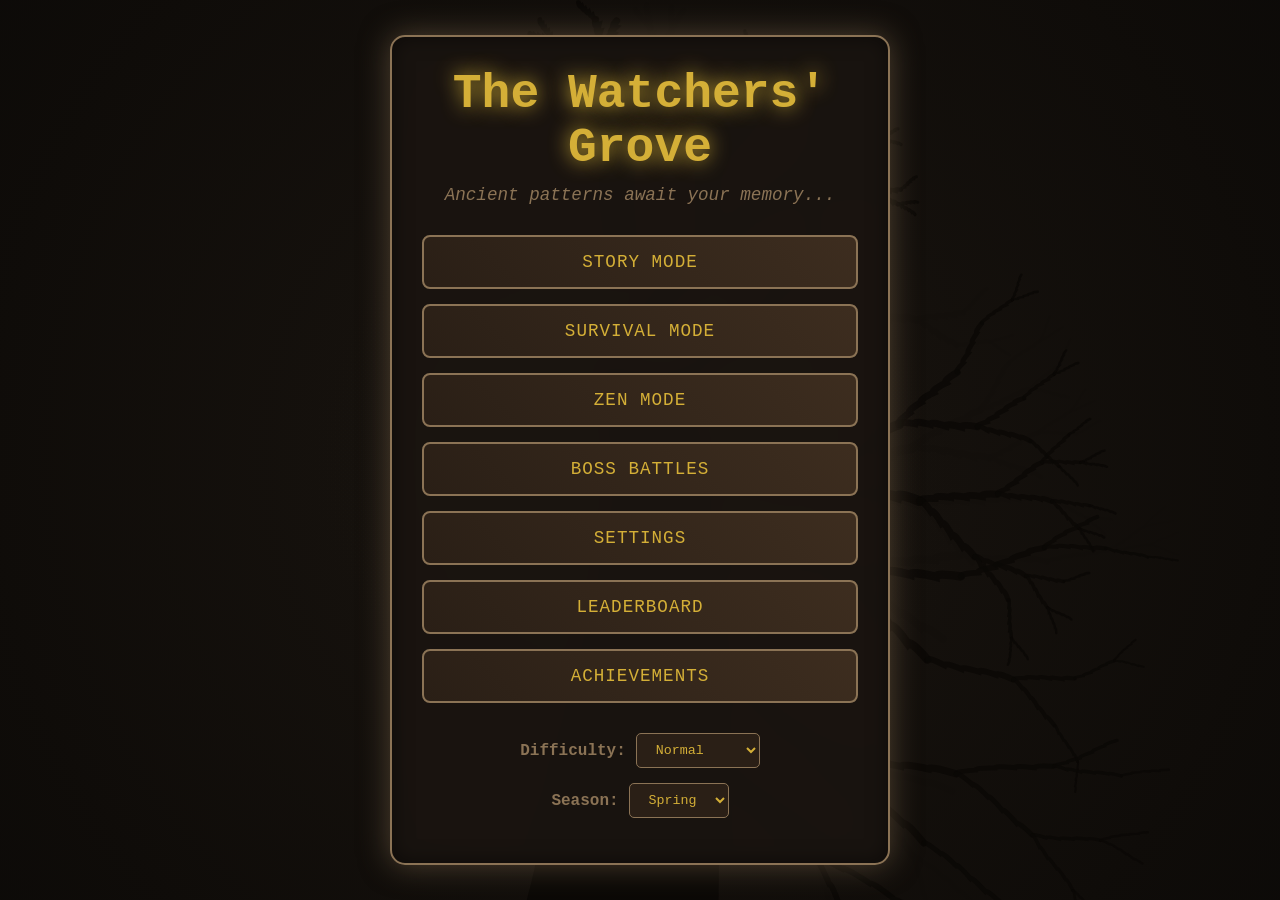
<file: index.html>
<!DOCTYPE html>
<html lang="en">
<head>
    <meta charset="UTF-8">
    <meta name="viewport" content="width=device-width, initial-scale=1.0">
    <title>The Watchers' Grove</title>
    <link rel="stylesheet" href="css/base.css">
    <link rel="stylesheet" href="css/menus.css">
    <link rel="stylesheet" href="css/ui.css">
    <link rel="stylesheet" href="css/game-elements.css">
    <link rel="stylesheet" href="css/effects.css">
    <link rel="stylesheet" href="css/responsive.css">
</head>
<body>
    <!-- Background canvas for atmospheric effects -->
    <canvas id="gameCanvas"></canvas>
    
    <!-- Vision overlay for madness effects -->
    <div class="vision-overlay"></div>
    
    <!-- Main Menu -->
    <div id="mainMenu" class="menu">
        <h1>The Watchers' Grove</h1>
        <p class="tagline">Ancient patterns await your memory...</p>
        
        <div class="menu-buttons">
            <button onclick="game.startGame('story')">Story Mode</button>
            <button onclick="game.startGame('survival')">Survival Mode</button>
            <button onclick="game.startGame('zen')">Zen Mode</button>
            <button onclick="game.startGame('boss')">Boss Battles</button>
            <button onclick="game.showSettingsMenu()">Settings</button>
            <button onclick="game.showLeaderboard()">Leaderboard</button>
            <button onclick="game.showAchievements()">Achievements</button>
        </div>
        
        <div class="difficulty-selector">
            <label>Difficulty:</label>
            <select id="difficultySelect" onchange="game.setDifficulty(this.value)">
                <option value="normal">Normal</option>
                <option value="hard">Hard</option>
                <option value="nightmare">Nightmare</option>
            </select>
        </div>
        
        <div class="season-selector">
            <label>Season:</label>
            <select id="seasonSelect" onchange="game.setSeason(this.value)">
                <option value="spring">Spring</option>
                <option value="summer">Summer</option>
                <option value="autumn">Autumn</option>
                <option value="winter">Winter</option>
            </select>
        </div>
    </div>

    <!-- Game UI -->
    <div id="stats" class="stats-bar">
        <div class="stat-item">
            <label>Sanity</label>
            <div class="stat-bar">
                <div id="sanityBar" class="stat-fill sanity"></div>
            </div>
        </div>
        
        <div class="stat-item">
            <label>Insight</label>
            <div class="stat-bar">
                <div id="insightBar" class="stat-fill insight"></div>
            </div>
        </div>
        
        <div class="stat-item">
            <label>Power</label>
            <div class="stat-bar">
                <div id="powerBar" class="stat-fill power"></div>
            </div>
        </div>
        
        <div class="level-display">
            Level: <span id="levelDisplay">1</span>
        </div>
        
        <div class="score-display">
            Score: <span id="scoreDisplay">0</span>
        </div>
    </div>

    <!-- Power-ups -->
    <div id="powerUps" class="power-ups">
        <button id="slowTime" onclick="game.usePowerUp('slowTime')" title="Slow Time (20 Power)">⏰</button>
        <button id="revealOne" onclick="game.usePowerUp('revealOne')" title="Reveal Next Eye">👁️ (3)</button>
        <button id="skipLevel" onclick="game.usePowerUp('skipLevel')" title="Skip Level">⏭️ (1)</button>
        <button id="sanityBoost" onclick="game.usePowerUp('sanityBoost')" title="Restore Sanity">💊 (2)</button>
        <button id="shield" onclick="game.usePowerUp('shield')" title="Shield (Boss Mode)" style="display: none;">🛡️ (1)</button>
        <button id="multiClick" onclick="game.usePowerUp('multiClick')" title="Multi-Click (Boss Mode)" style="display: none;">✨ (2)</button>
    </div>

    <!-- Combo meter -->
    <div id="comboMeter" class="combo-meter">
        <div class="combo-text">Combo</div>
        <div class="combo-value" id="comboValue">0x</div>
        <div class="combo-bar">
            <div class="combo-fill" id="comboFill"></div>
        </div>
    </div>

    <!-- Streak display -->
    <div id="streakDisplay" class="streak-display" style="display: none;">
        <span class="streak-label">Streak:</span>
        <span id="streakValue" class="streak-value">0</span>
    </div>

    <!-- Boss health bar -->
    <div id="bossHealthBar" class="boss-health-bar" style="display: none;">
        <div class="boss-health-fill" id="bossHealthFill"></div>
    </div>
    <div id="bossName" class="boss-name" style="display: none;"></div>

    <!-- Narrative text -->
    <div id="narrative" class="narrative"></div>

    <!-- Pause Menu -->
    <div id="pauseMenu" class="pause-menu" style="display: none;">
        <div class="pause-content">
            <h2>Game Paused</h2>
            <button onclick="game.togglePause()">Resume</button>
            <button onclick="game.returnToMenu()">Return to Menu</button>
        </div>
    </div>

    <!-- End Game Screen -->
    <div id="endScreen" class="end-screen" style="display: none;">
        <div class="end-content">
            <h2 id="endTitle">Game Over</h2>
            <p id="endMessage">The grove has claimed you...</p>
            <div id="finalScore" class="final-score">Score: 0</div>
            <div id="endStats" class="end-stats"></div>
            <div class="end-buttons">
                <button onclick="game.restartGame()">Play Again</button>
                <button onclick="game.returnToMenu()">Main Menu</button>
            </div>
        </div>
    </div>

    <!-- Settings Menu -->
    <div id="settingsMenu" class="menu" style="display: none;">
        <h2>Settings</h2>
        <div class="settings-content">
            <div class="setting-item">
                <label>Sound Effects:</label>
                <input type="checkbox" id="soundToggle" checked onchange="game.toggleSound()">
            </div>
            <div class="setting-item">
                <label>Master Volume:</label>
                <input type="range" id="volumeSlider" min="0" max="100" value="50" onchange="game.setVolume(this.value)">
            </div>
            <div class="setting-item">
                <label>Auto-save Progress:</label>
                <input type="checkbox" id="autoSaveToggle" checked onchange="game.toggleAutoSave()">
            </div>
        </div>
        <button onclick="game.hideSettingsMenu()">Back</button>
    </div>

    <!-- Leaderboard -->
    <div id="leaderboard" class="menu" style="display: none;">
        <h2>Leaderboard</h2>
        <div id="leaderboardContent" class="leaderboard-content"></div>
        <button onclick="game.hideLeaderboard()">Back</button>
    </div>

    <!-- Achievements -->
    <div id="achievementsMenu" class="menu" style="display: none;">
        <h2>Achievements</h2>
        <div id="achievementsContent" class="achievements-content"></div>
        <button onclick="game.hideAchievements()">Back</button>
    </div>

    <!-- Tutorial Overlay -->
    <div id="tutorialOverlay" class="tutorial-overlay" style="display: none;">
        <div class="tutorial-content">
            <h2>How to Play</h2>
            <div class="tutorial-text">
                <p><strong>The Watchers' Grove</strong> is a memory game where you must repeat patterns shown by the ancient eyes.</p>
                <ul>
                    <li>Watch the eyes light up in sequence</li>
                    <li>Click them in the same order</li>
                    <li>Each level adds a new eye to the pattern</li>
                    <li>Manage your Sanity, Insight, and Power</li>
                    <li>Use power-ups strategically to survive longer</li>
                </ul>
                <p><strong>Game Modes:</strong></p>
                <ul>
                    <li><strong>Story:</strong> Progress through levels with narrative</li>
                    <li><strong>Survival:</strong> How long can you last?</li>
                    <li><strong>Zen:</strong> Relaxed mode with no time pressure</li>
                    <li><strong>Boss:</strong> Face powerful guardians</li>
                </ul>
            </div>
            <button onclick="closeTutorial()">Got it!</button>
        </div>
    </div>

    <!-- Notification System -->
    <div id="notificationContainer" class="notification-container"></div>

    <!-- Load JavaScript files -->
    <script src="js/data.js"></script>
    <script src="js/audio.js"></script>
    <script src="js/effects.js"></script>
    <script src="js/ui.js"></script>
    <script src="js/game.js"></script>
    
    <script>
        // Global functions
        function closeTutorial() {
            document.getElementById('tutorialOverlay').style.display = 'none';
        }

        // Initialize game when page loads
        let game;
        window.addEventListener('load', () => {
            game = new WatchersGroveUltimate();
        });
    </script>
</body>
</html>
</file>
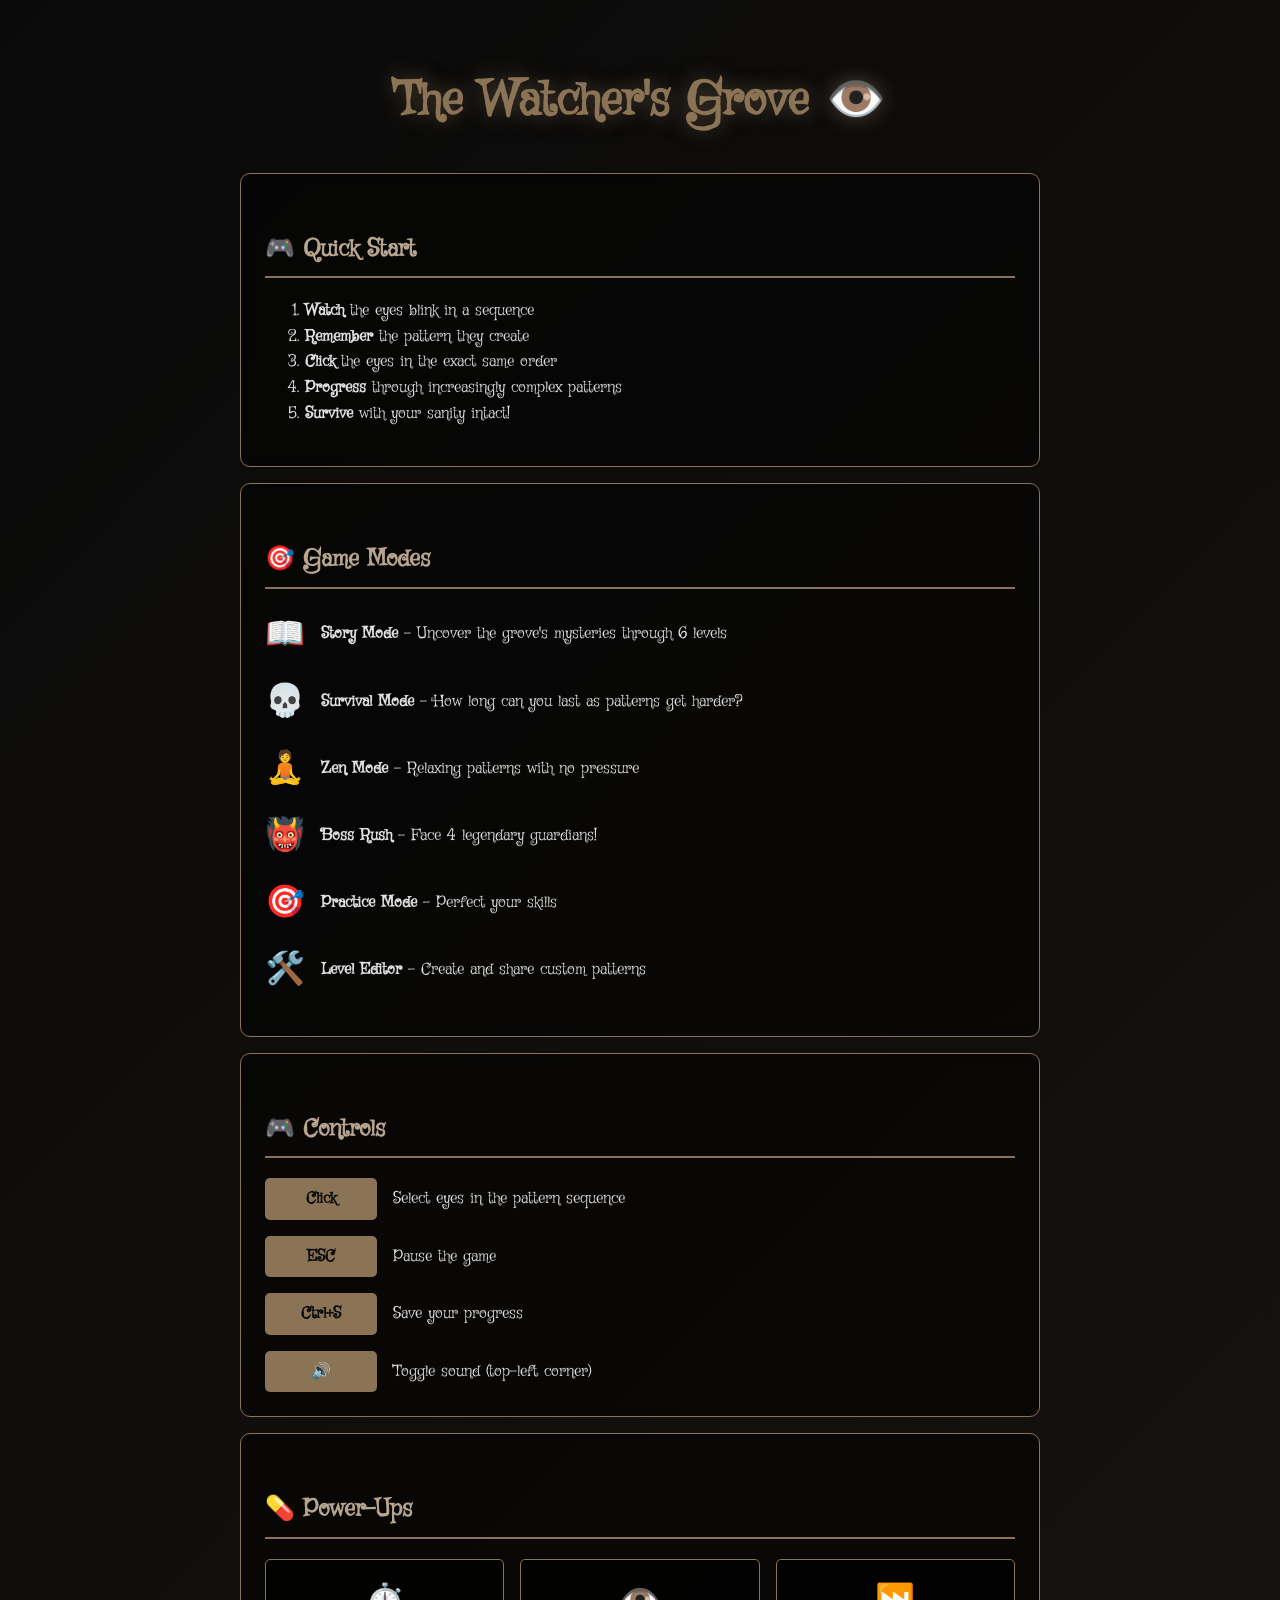
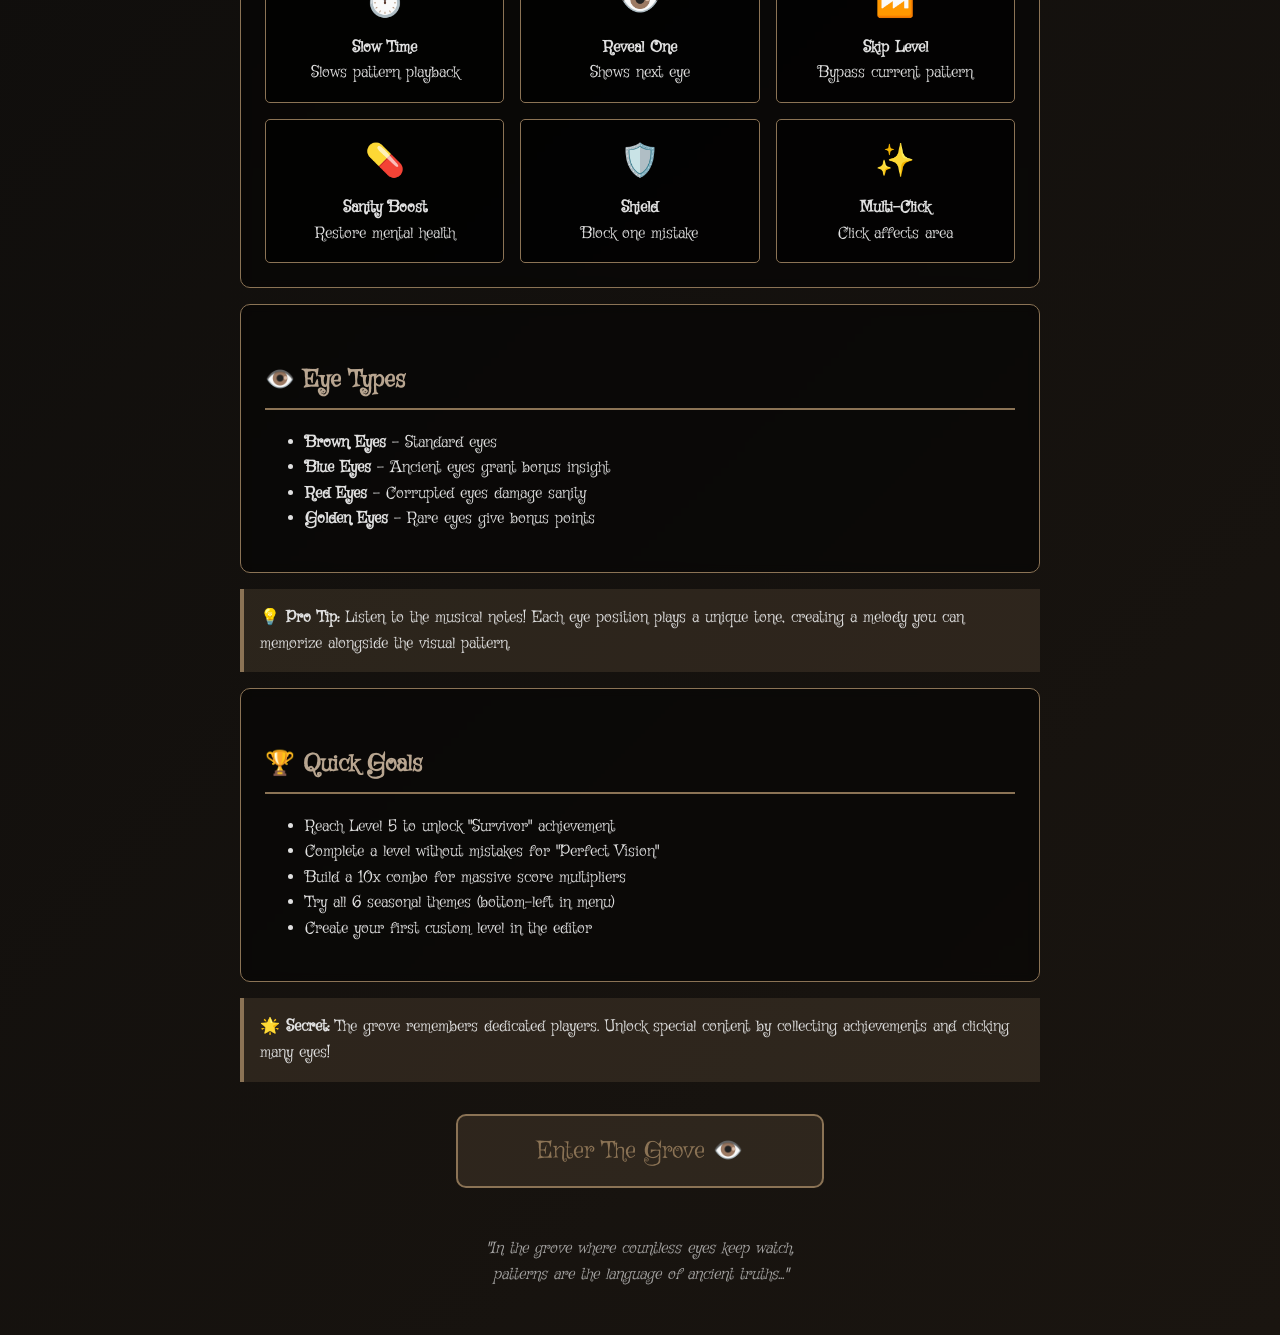
<file: quick-start.html>
<!DOCTYPE html>
<html lang="en">
<head>
    <meta charset="UTF-8">
    <meta name="viewport" content="width=device-width, initial-scale=1.0">
    <title>The Watcher's Grove - Quick Start Guide</title>
    <style>
        @import url('https://fonts.googleapis.com/css2?family=Griffy&display=swap');
        
        body {
            font-family: 'Griffy', cursive;
            background: linear-gradient(135deg, #0a0a0a 0%, #1a1510 100%);
            color: #e0e0e0;
            padding: 2rem;
            max-width: 800px;
            margin: 0 auto;
            line-height: 1.6;
        }
        
        h1 {
            color: #8b7355;
            text-align: center;
            font-size: 3rem;
            text-shadow: 0 0 20px rgba(139, 115, 85, 0.5);
            margin-bottom: 2rem;
        }
        
        h2 {
            color: #b8a590;
            border-bottom: 2px solid #8b7355;
            padding-bottom: 0.5rem;
            margin-top: 2rem;
        }
        
        .section {
            background: rgba(0,0,0,0.5);
            border: 1px solid #8b7355;
            border-radius: 10px;
            padding: 1.5rem;
            margin: 1rem 0;
            backdrop-filter: blur(5px);
        }
        
        .controls {
            display: grid;
            grid-template-columns: auto 1fr;
            gap: 1rem;
            align-items: center;
        }
        
        .key {
            background: #8b7355;
            color: #0a0a0a;
            padding: 0.5rem 1rem;
            border-radius: 5px;
            font-weight: bold;
            text-align: center;
            min-width: 80px;
        }
        
        .tip {
            background: rgba(139, 115, 85, 0.2);
            border-left: 4px solid #8b7355;
            padding: 1rem;
            margin: 1rem 0;
        }
        
        .game-mode {
            display: flex;
            align-items: center;
            gap: 1rem;
            margin: 1rem 0;
        }
        
        .mode-icon {
            font-size: 2rem;
        }
        
        .power-up-grid {
            display: grid;
            grid-template-columns: repeat(auto-fit, minmax(200px, 1fr));
            gap: 1rem;
        }
        
        .power-up {
            background: rgba(0,0,0,0.7);
            border: 1px solid #8b7355;
            padding: 1rem;
            border-radius: 5px;
            text-align: center;
        }
        
        .power-up-icon {
            font-size: 2rem;
            margin-bottom: 0.5rem;
        }
        
        .launch-button {
            display: block;
            width: 300px;
            margin: 2rem auto;
            padding: 1rem 2rem;
            background: rgba(139, 115, 85, 0.2);
            border: 2px solid #8b7355;
            color: #8b7355;
            font-size: 1.5rem;
            font-family: 'Griffy', cursive;
            cursor: pointer;
            transition: all 0.3s;
            text-align: center;
            text-decoration: none;
            border-radius: 10px;
        }
        
        .launch-button:hover {
            background: #8b7355;
            color: #0a0a0a;
            transform: translateY(-2px);
            box-shadow: 0 10px 30px rgba(139, 115, 85, 0.5);
        }
        
        .eye {
            display: inline-block;
            color: #8b7355;
            animation: blink 3s infinite;
        }
        
        @keyframes blink {
            0%, 90%, 100% { opacity: 1; }
            95% { opacity: 0.1; }
        }
    </style>
</head>
<body>
    <h1>The Watcher's Grove <span class="eye">👁️</span></h1>
    
    <div class="section">
        <h2>🎮 Quick Start</h2>
        <ol>
            <li><strong>Watch</strong> the eyes blink in a sequence</li>
            <li><strong>Remember</strong> the pattern they create</li>
            <li><strong>Click</strong> the eyes in the exact same order</li>
            <li><strong>Progress</strong> through increasingly complex patterns</li>
            <li><strong>Survive</strong> with your sanity intact!</li>
        </ol>
    </div>

    <div class="section">
        <h2>🎯 Game Modes</h2>
        
        <div class="game-mode">
            <span class="mode-icon">📖</span>
            <div>
                <strong>Story Mode</strong> - Uncover the grove's mysteries through 6 levels
            </div>
        </div>
        
        <div class="game-mode">
            <span class="mode-icon">💀</span>
            <div>
                <strong>Survival Mode</strong> - How long can you last as patterns get harder?
            </div>
        </div>
        
        <div class="game-mode">
            <span class="mode-icon">🧘</span>
            <div>
                <strong>Zen Mode</strong> - Relaxing patterns with no pressure
            </div>
        </div>
        
        <div class="game-mode">
            <span class="mode-icon">👹</span>
            <div>
                <strong>Boss Rush</strong> - Face 4 legendary guardians!
            </div>
        </div>
        
        <div class="game-mode">
            <span class="mode-icon">🎯</span>
            <div>
                <strong>Practice Mode</strong> - Perfect your skills
            </div>
        </div>
        
        <div class="game-mode">
            <span class="mode-icon">🛠️</span>
            <div>
                <strong>Level Editor</strong> - Create and share custom patterns
            </div>
        </div>
    </div>

    <div class="section">
        <h2>🎮 Controls</h2>
        <div class="controls">
            <span class="key">Click</span>
            <span>Select eyes in the pattern sequence</span>
            
            <span class="key">ESC</span>
            <span>Pause the game</span>
            
            <span class="key">Ctrl+S</span>
            <span>Save your progress</span>
            
            <span class="key">🔊</span>
            <span>Toggle sound (top-left corner)</span>
        </div>
    </div>

    <div class="section">
        <h2>💊 Power-Ups</h2>
        <div class="power-up-grid">
            <div class="power-up">
                <div class="power-up-icon">⏱️</div>
                <strong>Slow Time</strong><br>
                Slows pattern playback
            </div>
            
            <div class="power-up">
                <div class="power-up-icon">👁️</div>
                <strong>Reveal One</strong><br>
                Shows next eye
            </div>
            
            <div class="power-up">
                <div class="power-up-icon">⏭️</div>
                <strong>Skip Level</strong><br>
                Bypass current pattern
            </div>
            
            <div class="power-up">
                <div class="power-up-icon">💊</div>
                <strong>Sanity Boost</strong><br>
                Restore mental health
            </div>
            
            <div class="power-up">
                <div class="power-up-icon">🛡️</div>
                <strong>Shield</strong><br>
                Block one mistake
            </div>
            
            <div class="power-up">
                <div class="power-up-icon">✨</div>
                <strong>Multi-Click</strong><br>
                Click affects area
            </div>
        </div>
    </div>

    <div class="section">
        <h2>👁️ Eye Types</h2>
        <ul>
            <li><strong>Brown Eyes</strong> - Standard eyes</li>
            <li><strong>Blue Eyes</strong> - Ancient eyes grant bonus insight</li>
            <li><strong>Red Eyes</strong> - Corrupted eyes damage sanity</li>
            <li><strong>Golden Eyes</strong> - Rare eyes give bonus points</li>
        </ul>
    </div>

    <div class="tip">
        <strong>💡 Pro Tip:</strong> Listen to the musical notes! Each eye position plays a unique tone, creating a melody you can memorize alongside the visual pattern.
    </div>

    <div class="section">
        <h2>🏆 Quick Goals</h2>
        <ul>
            <li>Reach Level 5 to unlock "Survivor" achievement</li>
            <li>Complete a level without mistakes for "Perfect Vision"</li>
            <li>Build a 10x combo for massive score multipliers</li>
            <li>Try all 6 seasonal themes (bottom-left in menu)</li>
            <li>Create your first custom level in the editor</li>
        </ul>
    </div>

    <div class="tip">
        <strong>🌟 Secret:</strong> The grove remembers dedicated players. Unlock special content by collecting achievements and clicking many eyes!
    </div>

    <a href="index.html" class="launch-button">
        Enter The Grove <span class="eye">👁️</span>
    </a>

    <div style="text-align: center; margin-top: 3rem; opacity: 0.7;">
        <p><em>"In the grove where countless eyes keep watch,<br>
        patterns are the language of ancient truths..."</em></p>
    </div>
</body>
</html>
</file>
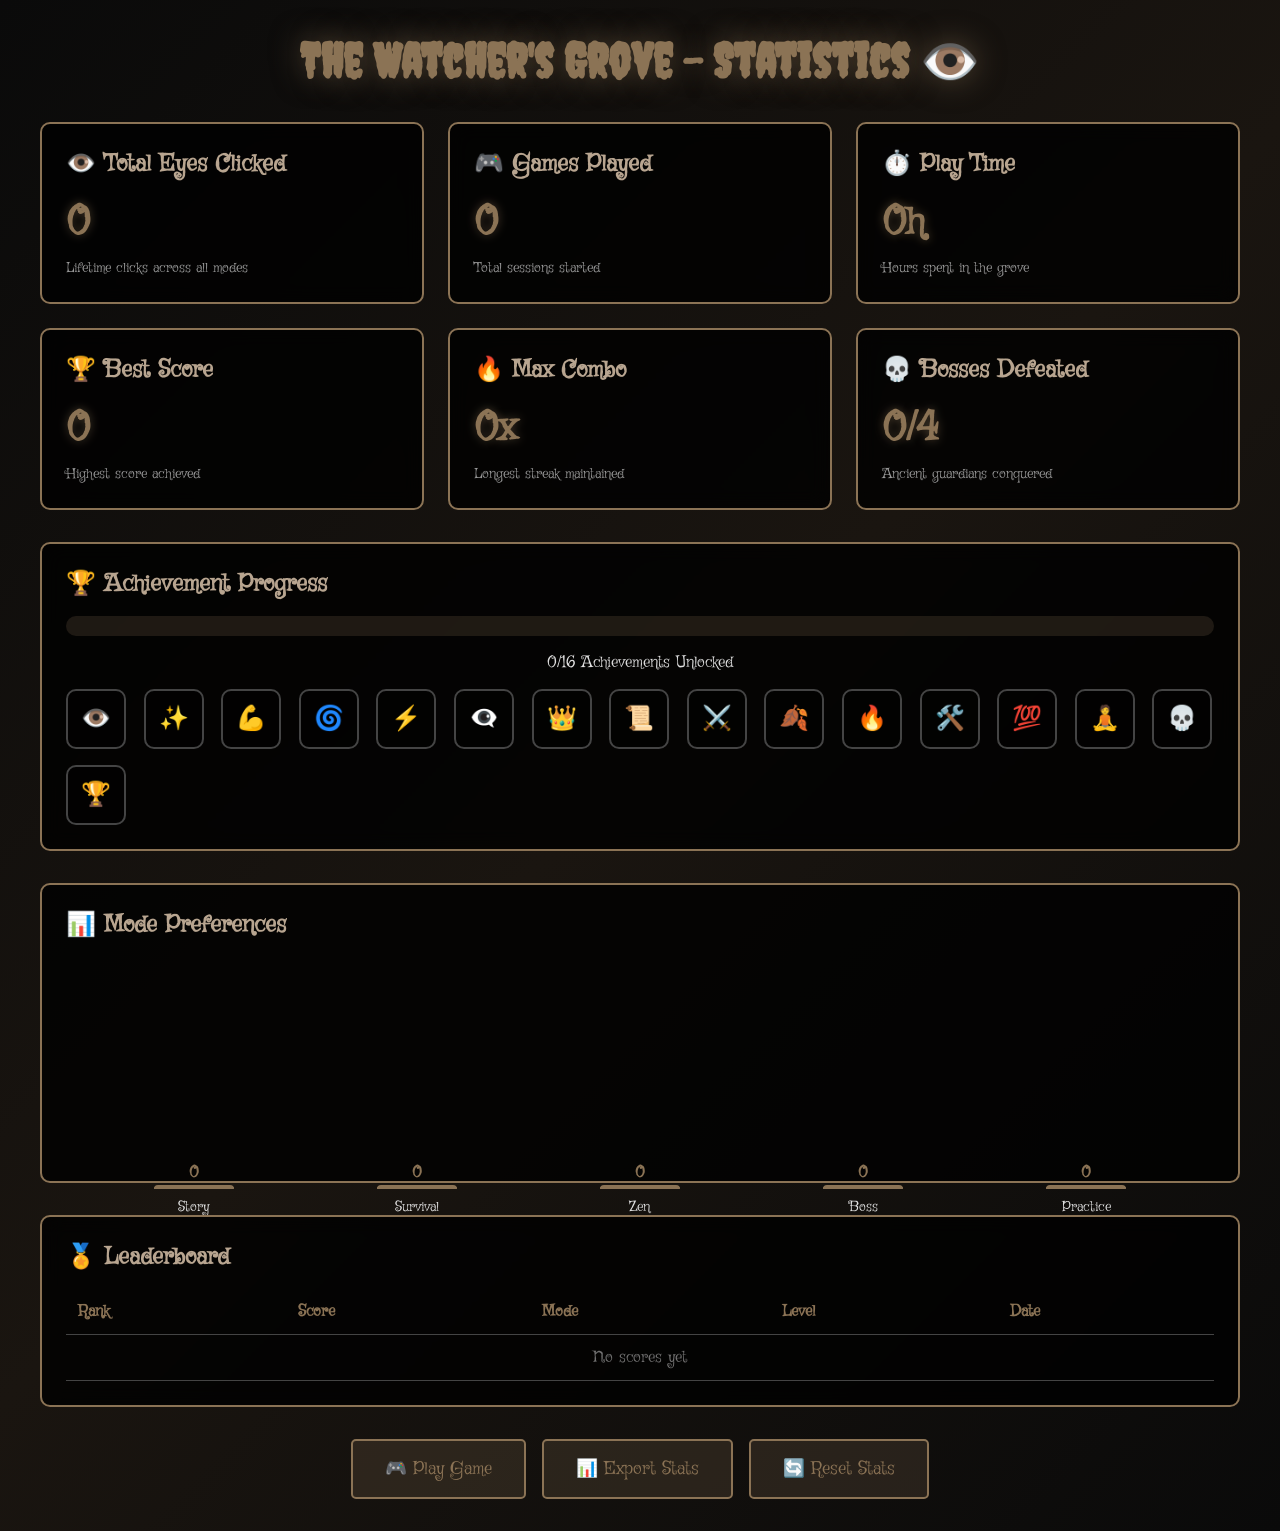
<file: stats-dashboard.html>
<!DOCTYPE html>
<html lang="en">
<head>
    <meta charset="UTF-8">
    <meta name="viewport" content="width=device-width, initial-scale=1.0">
    <title>The Watcher's Grove - Statistics Dashboard</title>
    <style>
        @import url('https://fonts.googleapis.com/css2?family=Griffy&family=Creepster&display=swap');
        
        * {
            margin: 0;
            padding: 0;
            box-sizing: border-box;
        }
        
        body {
            font-family: 'Griffy', cursive;
            background: linear-gradient(135deg, #0a0a0a 0%, #1a1510 50%, #0a0a0a 100%);
            color: #e0e0e0;
            min-height: 100vh;
            padding: 2rem;
        }
        
        .dashboard {
            max-width: 1200px;
            margin: 0 auto;
        }
        
        h1 {
            font-family: 'Creepster', cursive;
            font-size: 3rem;
            color: #8b7355;
            text-align: center;
            text-shadow: 0 0 30px rgba(139, 115, 85, 0.5);
            margin-bottom: 2rem;
        }
        
        .stats-grid {
            display: grid;
            grid-template-columns: repeat(auto-fit, minmax(300px, 1fr));
            gap: 1.5rem;
            margin-bottom: 2rem;
        }
        
        .stat-card {
            background: rgba(0, 0, 0, 0.8);
            border: 2px solid #8b7355;
            border-radius: 10px;
            padding: 1.5rem;
            backdrop-filter: blur(10px);
            transition: all 0.3s;
        }
        
        .stat-card:hover {
            transform: translateY(-5px);
            box-shadow: 0 10px 30px rgba(139, 115, 85, 0.3);
        }
        
        .stat-card h2 {
            color: #b8a590;
            font-size: 1.5rem;
            margin-bottom: 1rem;
            display: flex;
            align-items: center;
            gap: 0.5rem;
        }
        
        .stat-value {
            font-size: 2.5rem;
            color: #8b7355;
            font-weight: bold;
            text-shadow: 0 0 10px rgba(139, 115, 85, 0.5);
        }
        
        .stat-label {
            color: #999;
            font-size: 0.9rem;
            margin-top: 0.5rem;
        }
        
        .progress-bar {
            width: 100%;
            height: 20px;
            background: rgba(139, 115, 85, 0.2);
            border-radius: 10px;
            overflow: hidden;
            margin: 1rem 0;
        }
        
        .progress-fill {
            height: 100%;
            background: linear-gradient(90deg, #8b7355, #d4a574);
            transition: width 0.5s ease-out;
            position: relative;
        }
        
        .progress-fill::after {
            content: '';
            position: absolute;
            top: 0;
            left: 0;
            width: 100%;
            height: 100%;
            background: linear-gradient(90deg, transparent, rgba(255,255,255,0.3), transparent);
            animation: shimmer 2s infinite;
        }
        
        @keyframes shimmer {
            0% { transform: translateX(-100%); }
            100% { transform: translateX(100%); }
        }
        
        .achievement-grid {
            display: grid;
            grid-template-columns: repeat(auto-fill, minmax(60px, 1fr));
            gap: 1rem;
            margin-top: 1rem;
        }
        
        .achievement-icon {
            width: 60px;
            height: 60px;
            background: rgba(0, 0, 0, 0.5);
            border: 2px solid #444;
            border-radius: 10px;
            display: flex;
            align-items: center;
            justify-content: center;
            font-size: 24px;
            transition: all 0.3s;
            cursor: pointer;
            position: relative;
        }
        
        .achievement-icon.unlocked {
            border-color: #8b7355;
            background: rgba(139, 115, 85, 0.2);
        }
        
        .achievement-icon:hover {
            transform: scale(1.1);
        }
        
        .tooltip {
            position: absolute;
            bottom: 70px;
            left: 50%;
            transform: translateX(-50%);
            background: rgba(0, 0, 0, 0.95);
            border: 1px solid #8b7355;
            padding: 0.5rem 1rem;
            border-radius: 5px;
            white-space: nowrap;
            opacity: 0;
            pointer-events: none;
            transition: opacity 0.3s;
            z-index: 10;
        }
        
        .achievement-icon:hover .tooltip {
            opacity: 1;
        }
        
        .chart-container {
            background: rgba(0, 0, 0, 0.8);
            border: 2px solid #8b7355;
            border-radius: 10px;
            padding: 1.5rem;
            margin: 2rem 0;
            height: 300px;
            position: relative;
        }
        
        .mode-stats {
            display: flex;
            justify-content: space-around;
            align-items: flex-end;
            height: 100%;
            padding: 1rem;
        }
        
        .mode-bar {
            width: 80px;
            background: rgba(139, 115, 85, 0.3);
            border: 2px solid #8b7355;
            border-radius: 5px 5px 0 0;
            position: relative;
            transition: all 0.3s;
            cursor: pointer;
        }
        
        .mode-bar:hover {
            background: rgba(139, 115, 85, 0.5);
        }
        
        .mode-label {
            position: absolute;
            bottom: -30px;
            left: 50%;
            transform: translateX(-50%);
            white-space: nowrap;
            font-size: 0.9rem;
        }
        
        .mode-value {
            position: absolute;
            top: -25px;
            left: 50%;
            transform: translateX(-50%);
            color: #8b7355;
            font-weight: bold;
        }
        
        .action-buttons {
            display: flex;
            gap: 1rem;
            justify-content: center;
            margin-top: 2rem;
        }
        
        .action-button {
            padding: 1rem 2rem;
            background: rgba(139, 115, 85, 0.2);
            border: 2px solid #8b7355;
            color: #8b7355;
            font-family: 'Griffy', cursive;
            font-size: 1.1rem;
            cursor: pointer;
            transition: all 0.3s;
            border-radius: 5px;
            text-decoration: none;
            display: inline-block;
        }
        
        .action-button:hover {
            background: #8b7355;
            color: #0a0a0a;
            transform: translateY(-2px);
            box-shadow: 0 5px 20px rgba(139, 115, 85, 0.5);
        }
        
        .leaderboard-table {
            width: 100%;
            border-collapse: collapse;
            margin-top: 1rem;
        }
        
        .leaderboard-table th,
        .leaderboard-table td {
            padding: 0.75rem;
            text-align: left;
            border-bottom: 1px solid #444;
        }
        
        .leaderboard-table th {
            color: #8b7355;
            font-weight: bold;
        }
        
        .leaderboard-table tr:hover {
            background: rgba(139, 115, 85, 0.1);
        }
        
        .rank-medal {
            display: inline-block;
            width: 25px;
            text-align: center;
        }
        
        .rank-1 { color: #ffd700; }
        .rank-2 { color: #c0c0c0; }
        .rank-3 { color: #cd7f32; }
        
        @media (max-width: 768px) {
            .stats-grid {
                grid-template-columns: 1fr;
            }
            
            h1 {
                font-size: 2rem;
            }
            
            .mode-stats {
                overflow-x: auto;
            }
        }
    </style>
</head>
<body>
    <div class="dashboard">
        <h1>The Watcher's Grove - Statistics 👁️</h1>
        
        <div class="stats-grid">
            <div class="stat-card">
                <h2>👁️ Total Eyes Clicked</h2>
                <div class="stat-value" id="totalEyes">0</div>
                <div class="stat-label">Lifetime clicks across all modes</div>
            </div>
            
            <div class="stat-card">
                <h2>🎮 Games Played</h2>
                <div class="stat-value" id="gamesPlayed">0</div>
                <div class="stat-label">Total sessions started</div>
            </div>
            
            <div class="stat-card">
                <h2>⏱️ Play Time</h2>
                <div class="stat-value" id="playTime">0h</div>
                <div class="stat-label">Hours spent in the grove</div>
            </div>
            
            <div class="stat-card">
                <h2>🏆 Best Score</h2>
                <div class="stat-value" id="bestScore">0</div>
                <div class="stat-label">Highest score achieved</div>
            </div>
            
            <div class="stat-card">
                <h2>🔥 Max Combo</h2>
                <div class="stat-value" id="maxCombo">0x</div>
                <div class="stat-label">Longest streak maintained</div>
            </div>
            
            <div class="stat-card">
                <h2>💀 Bosses Defeated</h2>
                <div class="stat-value" id="bossesDefeated">0/4</div>
                <div class="stat-label">Ancient guardians conquered</div>
            </div>
        </div>
        
        <div class="stat-card">
            <h2>🏆 Achievement Progress</h2>
            <div class="progress-bar">
                <div class="progress-fill" id="achievementProgress" style="width: 0%"></div>
            </div>
            <div style="text-align: center; margin-bottom: 1rem;">
                <span id="achievementCount">0/16</span> Achievements Unlocked
            </div>
            <div class="achievement-grid" id="achievementGrid">
                <!-- Achievements will be populated here -->
            </div>
        </div>
        
        <div class="chart-container">
            <h2 style="color: #b8a590; margin-bottom: 1rem;">📊 Mode Preferences</h2>
            <div class="mode-stats" id="modeChart">
                <div class="mode-bar" data-mode="story" style="height: 0%">
                    <div class="mode-value">0</div>
                    <div class="mode-label">Story</div>
                </div>
                <div class="mode-bar" data-mode="survival" style="height: 0%">
                    <div class="mode-value">0</div>
                    <div class="mode-label">Survival</div>
                </div>
                <div class="mode-bar" data-mode="zen" style="height: 0%">
                    <div class="mode-value">0</div>
                    <div class="mode-label">Zen</div>
                </div>
                <div class="mode-bar" data-mode="boss" style="height: 0%">
                    <div class="mode-value">0</div>
                    <div class="mode-label">Boss</div>
                </div>
                <div class="mode-bar" data-mode="practice" style="height: 0%">
                    <div class="mode-value">0</div>
                    <div class="mode-label">Practice</div>
                </div>
            </div>
        </div>
        
        <div class="stat-card">
            <h2>🏅 Leaderboard</h2>
            <table class="leaderboard-table">
                <thead>
                    <tr>
                        <th>Rank</th>
                        <th>Score</th>
                        <th>Mode</th>
                        <th>Level</th>
                        <th>Date</th>
                    </tr>
                </thead>
                <tbody id="leaderboardBody">
                    <!-- Leaderboard entries will be populated here -->
                </tbody>
            </table>
        </div>
        
        <div class="action-buttons">
            <a href="index.html" class="action-button">🎮 Play Game</a>
            <button class="action-button" onclick="exportStats()">📊 Export Stats</button>
            <button class="action-button" onclick="resetStats()">🔄 Reset Stats</button>
        </div>
    </div>
    
    <script>
        // Achievement definitions with icons
        const achievements = {
            firstEye: { icon: '👁️', name: 'First Contact' },
            perfectLevel: { icon: '✨', name: 'Perfect Vision' },
            survivor: { icon: '💪', name: 'Survivor' },
            madness: { icon: '🌀', name: 'Embrace Madness' },
            speedDemon: { icon: '⚡', name: 'Speed Demon' },
            collector: { icon: '👁️‍🗨️', name: 'Eye Collector' },
            master: { icon: '👑', name: 'Master of the Grove' },
            ancient: { icon: '📜', name: 'Ancient Knowledge' },
            bossSlayer: { icon: '⚔️', name: 'Boss Slayer' },
            seasonalMaster: { icon: '🍂', name: 'Seasonal Master' },
            comboKing: { icon: '🔥', name: 'Combo King' },
            levelCreator: { icon: '🛠️', name: 'Level Creator' },
            perfectRun: { icon: '💯', name: 'Perfect Run' },
            zenMaster: { icon: '🧘', name: 'Zen Master' },
            survivor100: { icon: '💀', name: 'Century Survivor' },
            allUnlocked: { icon: '🏆', name: 'Completionist' }
        };
        
        // Load statistics from localStorage
        function loadStats() {
            // Basic stats
            document.getElementById('totalEyes').textContent = 
                localStorage.getItem('watchersGrove_totalEyesClicked') || '0';
            
            document.getElementById('gamesPlayed').textContent = 
                localStorage.getItem('watchersGrove_totalGames') || '0';
            
            const sessions = parseInt(localStorage.getItem('watchersGrove_sessions') || '0');
            const hours = Math.floor(sessions * 0.25); // Estimate 15 min per session
            document.getElementById('playTime').textContent = hours + 'h';
            
            // High scores
            const scores = JSON.parse(localStorage.getItem('watchersGroveScores') || '[]');
            const bestScore = scores.length > 0 ? scores[0].score : 0;
            document.getElementById('bestScore').textContent = bestScore.toLocaleString();
            
            document.getElementById('maxCombo').textContent = 
                (localStorage.getItem('watchersGrove_maxCombo') || '0') + 'x';
            
            const bossesDefeated = localStorage.getItem('watchersGrove_bossesDefeated') || '0';
            document.getElementById('bossesDefeated').textContent = bossesDefeated + '/4';
            
            // Achievements
            const unlockedAchievements = JSON.parse(
                localStorage.getItem('watchersGroveAchievements') || '[]'
            );
            
            const totalAchievements = Object.keys(achievements).length;
            const unlockedCount = unlockedAchievements.length;
            const percentage = (unlockedCount / totalAchievements) * 100;
            
            document.getElementById('achievementProgress').style.width = percentage + '%';
            document.getElementById('achievementCount').textContent = 
                `${unlockedCount}/${totalAchievements}`;
            
            // Populate achievement grid
            const grid = document.getElementById('achievementGrid');
            grid.innerHTML = '';
            
            Object.entries(achievements).forEach(([id, achievement]) => {
                const div = document.createElement('div');
                div.className = 'achievement-icon';
                if (unlockedAchievements.includes(id)) {
                    div.classList.add('unlocked');
                }
                
                div.innerHTML = `
                    <span>${achievement.icon}</span>
                    <div class="tooltip">${achievement.name}</div>
                `;
                
                grid.appendChild(div);
            });
            
            // Mode statistics
            const modes = ['story', 'survival', 'zen', 'boss', 'practice'];
            const modePlays = modes.map(mode => ({
                mode,
                plays: parseInt(localStorage.getItem(`watchersGrove_${mode}Plays`) || '0')
            }));
            
            const maxPlays = Math.max(...modePlays.map(m => m.plays), 1);
            
            modePlays.forEach(({ mode, plays }) => {
                const bar = document.querySelector(`[data-mode="${mode}"]`);
                const percentage = (plays / maxPlays) * 80; // Max 80% height
                bar.style.height = percentage + '%';
                bar.querySelector('.mode-value').textContent = plays;
            });
            
            // Leaderboard
            populateLeaderboard(scores.slice(0, 10));
        }
        
        function populateLeaderboard(scores) {
            const tbody = document.getElementById('leaderboardBody');
            tbody.innerHTML = '';
            
            if (scores.length === 0) {
                tbody.innerHTML = '<tr><td colspan="5" style="text-align: center; opacity: 0.5;">No scores yet</td></tr>';
                return;
            }
            
            scores.forEach((score, index) => {
                const tr = document.createElement('tr');
                const rank = index + 1;
                const medal = rank <= 3 ? ['🥇', '🥈', '🥉'][rank - 1] : rank;
                
                tr.innerHTML = `
                    <td><span class="rank-medal rank-${rank}">${medal}</span></td>
                    <td>${score.score.toLocaleString()}</td>
                    <td>${score.mode}</td>
                    <td>Level ${score.level}</td>
                    <td>${new Date(score.date).toLocaleDateString()}</td>
                `;
                
                tbody.appendChild(tr);
            });
        }
        
        function exportStats() {
            const stats = {
                timestamp: new Date().toISOString(),
                totalEyes: document.getElementById('totalEyes').textContent,
                gamesPlayed: document.getElementById('gamesPlayed').textContent,
                playTime: document.getElementById('playTime').textContent,
                bestScore: document.getElementById('bestScore').textContent,
                maxCombo: document.getElementById('maxCombo').textContent,
                bossesDefeated: document.getElementById('bossesDefeated').textContent,
                achievements: JSON.parse(localStorage.getItem('watchersGroveAchievements') || '[]'),
                scores: JSON.parse(localStorage.getItem('watchersGroveScores') || '[]')
            };
            
            const dataStr = JSON.stringify(stats, null, 2);
            const dataBlob = new Blob([dataStr], { type: 'application/json' });
            
            const link = document.createElement('a');
            link.href = URL.createObjectURL(dataBlob);
            link.download = `WatchersGrove_Stats_${new Date().toISOString().split('T')[0]}.json`;
            link.click();
        }
        
        function resetStats() {
            if (!confirm('Are you sure you want to reset all statistics? This cannot be undone!')) {
                return;
            }
            
            const keys = Object.keys(localStorage).filter(key => 
                key.includes('watchersGrove')
            );
            
            keys.forEach(key => localStorage.removeItem(key));
            loadStats();
            alert('Statistics reset successfully!');
        }
        
        // Auto-refresh stats every 5 seconds if game is running
        setInterval(() => {
            if (document.hidden) return;
            loadStats();
        }, 5000);
        
        // Initial load
        loadStats();
    </script>
</body>
</html>
</file>
<file: css/base.css>
/* Global Styles */
* {
    margin: 0;
    padding: 0;
    box-sizing: border-box;
}

body {
    font-family: 'Courier New', monospace;
    background: #000;
    color: #8b7355;
    overflow: hidden;
    user-select: none;
    cursor: default;
}

/* Canvas */
#gameCanvas {
    position: fixed;
    top: 0;
    left: 0;
    z-index: -1;
    background: radial-gradient(circle at center, #1a1510 0%, #0a0805 70%, #000000 100%);
}

/* Vision Effects */
.vision-overlay {
    position: fixed;
    top: 0;
    left: 0;
    width: 100%;
    height: 100%;
    pointer-events: none;
    z-index: 10;
    opacity: 0;
    transition: opacity 0.5s ease;
}

.vision-overlay.madness-effect {
    background: 
        radial-gradient(circle at 20% 20%, rgba(139, 0, 0, 0.1) 0%, transparent 40%),
        radial-gradient(circle at 80% 60%, rgba(139, 0, 0, 0.1) 0%, transparent 40%),
        radial-gradient(circle at 40% 80%, rgba(139, 0, 0, 0.1) 0%, transparent 40%);
    animation: madnessPulse 2s infinite;
}

@keyframes madnessPulse {
    0%, 100% { opacity: 0.3; }
    50% { opacity: 0.7; }
}
</file>
<file: css/menus.css>
/* Menu Styles */
.menu {
    position: absolute;
    top: 50%;
    left: 50%;
    transform: translate(-50%, -50%);
    text-align: center;
    background: rgba(26, 21, 16, 0.95);
    border: 2px solid #8b7355;
    border-radius: 15px;
    padding: 30px;
    box-shadow: 0 0 30px rgba(139, 115, 85, 0.5), inset 0 0 20px rgba(0, 0, 0, 0.5);
    z-index: 15;
    max-width: 500px;
    backdrop-filter: blur(10px);
}

.menu h1 {
    font-size: 3em;
    color: #d4af37;
    text-shadow: 0 0 20px #d4af37;
    margin-bottom: 10px;
    font-weight: bold;
}

.menu h2 {
    font-size: 2em;
    color: #d4af37;
    text-shadow: 0 0 15px #d4af37;
    margin-bottom: 20px;
}

.tagline {
    font-style: italic;
    color: #8b7355;
    margin-bottom: 30px;
    font-size: 1.1em;
}

.menu-buttons {
    display: flex;
    flex-direction: column;
    gap: 15px;
    margin-bottom: 30px;
}

.menu button {
    padding: 15px 30px;
    background: linear-gradient(45deg, #2a1f16, #3d2d1f);
    border: 2px solid #8b7355;
    color: #d4af37;
    font-family: inherit;
    font-size: 1.1em;
    border-radius: 8px;
    cursor: pointer;
    transition: all 0.3s ease;
    text-transform: uppercase;
    letter-spacing: 1px;
}

.menu button:hover {
    background: linear-gradient(45deg, #3d2d1f, #4a3426);
    border-color: #d4af37;
    box-shadow: 0 0 15px rgba(212, 175, 55, 0.5);
    transform: translateY(-2px);
}

.menu button:active {
    transform: translateY(0);
}

/* Difficulty and Season Selectors */
.difficulty-selector, .season-selector {
    margin: 15px 0;
    display: flex;
    align-items: center;
    justify-content: center;
    gap: 10px;
}

.difficulty-selector label, .season-selector label {
    color: #8b7355;
    font-weight: bold;
}

.difficulty-selector select, .season-selector select {
    background: #2a1f16;
    border: 1px solid #8b7355;
    color: #d4af37;
    padding: 8px 15px;
    border-radius: 5px;
    font-family: inherit;
    cursor: pointer;
}
</file>
<file: css/ui.css>
/* Game UI */
.stats-bar {
    position: fixed;
    top: 20px;
    left: 20px;
    display: flex;
    gap: 20px;
    align-items: center;
    z-index: 12;
    opacity: 0;
    transition: opacity 0.5s ease;
}

.stat-item {
    display: flex;
    flex-direction: column;
    gap: 5px;
}

.stat-item label {
    font-size: 0.9em;
    color: #8b7355;
    text-align: center;
}

.stat-bar {
    width: 120px;
    height: 20px;
    background: rgba(0, 0, 0, 0.7);
    border: 1px solid #8b7355;
    border-radius: 10px;
    overflow: hidden;
}

.stat-fill {
    height: 100%;
    transition: width 0.3s ease;
    border-radius: 9px;
}

.stat-fill.sanity {
    background: linear-gradient(90deg, #4caf50, #8bc34a);
    box-shadow: 0 0 10px rgba(76, 175, 80, 0.5);
}

.stat-fill.insight {
    background: linear-gradient(90deg, #2196f3, #03a9f4);
    box-shadow: 0 0 10px rgba(33, 150, 243, 0.5);
}

.stat-fill.power {
    background: linear-gradient(90deg, #ff9800, #ffc107);
    box-shadow: 0 0 10px rgba(255, 152, 0, 0.5);
}

.level-display, .score-display {
    background: rgba(26, 21, 16, 0.9);
    border: 1px solid #8b7355;
    padding: 8px 15px;
    border-radius: 5px;
    color: #d4af37;
    font-weight: bold;
}

/* Power-ups */
.power-ups {
    position: fixed;
    top: 20px;
    right: 20px;
    display: flex;
    gap: 10px;
    z-index: 12;
    opacity: 0;
    transition: opacity 0.5s ease;
}

.power-ups button {
    width: 50px;
    height: 50px;
    background: rgba(26, 21, 16, 0.9);
    border: 2px solid #8b7355;
    border-radius: 8px;
    color: #d4af37;
    font-size: 1.5em;
    cursor: pointer;
    transition: all 0.3s ease;
}

.power-ups button:hover:not(.disabled) {
    border-color: #d4af37;
    box-shadow: 0 0 15px rgba(212, 175, 55, 0.5);
    transform: scale(1.1);
}

.power-ups button.disabled {
    opacity: 0.5;
    cursor: not-allowed;
}

.power-ups button.active {
    background: linear-gradient(45deg, #d4af37, #ffd700);
    color: #000;
    animation: powerUpActive 1s infinite;
}

@keyframes powerUpActive {
    0%, 100% { transform: scale(1); }
    50% { transform: scale(1.05); }
}

/* Combo Meter */
.combo-meter {
    position: fixed;
    bottom: 20px;
    left: 50%;
    transform: translateX(-50%);
    background: rgba(26, 21, 16, 0.9);
    border: 2px solid #8b7355;
    border-radius: 10px;
    padding: 15px;
    text-align: center;
    z-index: 12;
    opacity: 0;
    transition: opacity 0.3s ease;
}

.combo-text {
    color: #8b7355;
    font-size: 0.9em;
    margin-bottom: 5px;
}

.combo-value {
    color: #d4af37;
    font-size: 1.5em;
    font-weight: bold;
    margin-bottom: 10px;
    text-shadow: 0 0 10px #d4af37;
}

.combo-bar {
    width: 200px;
    height: 8px;
    background: rgba(0, 0, 0, 0.7);
    border: 1px solid #8b7355;
    border-radius: 4px;
    overflow: hidden;
}

.combo-fill {
    height: 100%;
    background: linear-gradient(90deg, #ff9800, #ffc107, #ffeb3b);
    width: 0%;
    transition: width 0.3s ease;
    border-radius: 3px;
    box-shadow: 0 0 10px rgba(255, 152, 0, 0.8);
}

/* Streak Display */
.streak-display {
    position: fixed;
    bottom: 20px;
    right: 20px;
    background: rgba(26, 21, 16, 0.9);
    border: 2px solid #8b7355;
    border-radius: 8px;
    padding: 10px 15px;
    z-index: 12;
    animation: streakPulse 2s infinite;
}

.streak-label {
    color: #8b7355;
    margin-right: 10px;
}

.streak-value {
    color: #d4af37;
    font-weight: bold;
    font-size: 1.2em;
    text-shadow: 0 0 10px #d4af37;
}

@keyframes streakPulse {
    0%, 100% { transform: scale(1); }
    50% { transform: scale(1.05); }
}
</file>
<file: css/game-elements.css>
/* Boss UI */
.boss-health-bar {
    position: fixed;
    top: 100px;
    left: 50%;
    transform: translateX(-50%);
    width: 400px;
    height: 30px;
    background: rgba(0, 0, 0, 0.8);
    border: 2px solid #8b0000;
    border-radius: 15px;
    overflow: hidden;
    z-index: 12;
}

.boss-health-fill {
    height: 100%;
    background: linear-gradient(90deg, #8b0000, #ff0000, #ff4500);
    width: 100%;
    transition: width 0.5s ease;
    border-radius: 13px;
    box-shadow: 0 0 20px rgba(255, 0, 0, 0.8);
    animation: bossHealthPulse 1.5s infinite;
}

.boss-name {
    position: fixed;
    top: 140px;
    left: 50%;
    transform: translateX(-50%);
    color: #ff0000;
    font-size: 1.5em;
    font-weight: bold;
    text-shadow: 0 0 20px #ff0000;
    z-index: 12;
    animation: bossNameGlow 2s infinite;
}

@keyframes bossHealthPulse {
    0%, 100% { box-shadow: 0 0 20px rgba(255, 0, 0, 0.8); }
    50% { box-shadow: 0 0 30px rgba(255, 0, 0, 1); }
}

@keyframes bossNameGlow {
    0%, 100% { text-shadow: 0 0 20px #ff0000; }
    50% { text-shadow: 0 0 30px #ff0000, 0 0 40px #ff4500; }
}

/* Eye Styles */
.eye {
    position: absolute;
    width: 60px;
    height: 60px;
    background: radial-gradient(circle at 30% 30%, #8b7355, #4a3426, #000);
    border-radius: 50%;
    border: 3px solid #8b7355;
    cursor: pointer;
    transition: all 0.3s cubic-bezier(0.4, 0, 0.2, 1);
    box-shadow: 0 0 20px rgba(139, 115, 85, 0.5), inset 0 0 10px rgba(0, 0, 0, 0.8);
    z-index: 11;
}

/* Smaller eyes for higher eye counts */
.eye.small {
    width: 45px;
    height: 45px;
}

.eye.tiny {
    width: 35px;
    height: 35px;
}

.eye::before {
    content: '';
    position: absolute;
    top: 50%;
    left: 50%;
    transform: translate(-50%, -50%);
    width: 30px;
    height: 30px;
    background: radial-gradient(circle at 40% 40%, #d4af37, #8b7355, #000);
    border-radius: 50%;
    transition: all 0.3s ease;
}

.eye::after {
    content: '';
    position: absolute;
    top: 50%;
    left: 50%;
    transform: translate(-50%, -50%);
    width: 15px;
    height: 15px;
    background: #000;
    border-radius: 50%;
    transition: all 0.3s ease;
}

.eye:hover {
    transform: scale(1.1);
    box-shadow: 0 0 30px rgba(212, 175, 55, 0.8), inset 0 0 15px rgba(0, 0, 0, 0.8);
    border-color: #d4af37;
}

.eye.active {
    background: radial-gradient(circle at 30% 30%, #d4af37, #ffd700, #ffed4e);
    border-color: #ffd700;
    box-shadow: 0 0 40px rgba(255, 215, 0, 1), inset 0 0 20px rgba(255, 255, 255, 0.3);
    animation: eyeGlow 0.5s ease;
}

.eye.boss {
    width: 80px;
    height: 80px;
    border-color: #8b0000;
    box-shadow: 0 0 30px rgba(139, 0, 0, 0.8);
}

.eye.boss::before {
    background: radial-gradient(circle at 40% 40%, #ff0000, #8b0000, #000);
}

.eye.boss.active {
    background: radial-gradient(circle at 30% 30%, #ff0000, #ff4500, #ffa500);
    border-color: #ff0000;
    box-shadow: 0 0 50px rgba(255, 0, 0, 1);
}

@keyframes eyeGlow {
    0% { transform: scale(1); }
    50% { transform: scale(1.3); }
    100% { transform: scale(1); }
}
</file>
<file: css/effects.css>
/* Particle Effects */
.particle {
    position: absolute;
    width: 4px;
    height: 4px;
    border-radius: 50%;
    pointer-events: none;
    z-index: 5;
}

.floating-text {
    position: absolute;
    color: #d4af37;
    font-weight: bold;
    font-size: 1.2em;
    pointer-events: none;
    z-index: 15;
    animation: floatUp 2s ease-out forwards;
    text-shadow: 0 0 10px #d4af37;
}

@keyframes floatUp {
    0% {
        opacity: 1;
        transform: translateY(0);
    }
    100% {
        opacity: 0;
        transform: translateY(-60px);
    }
}

/* Weather Effects */
.weather-particle {
    position: absolute;
    pointer-events: none;
    z-index: 1;
}

.rain {
    width: 2px;
    height: 20px;
    background: linear-gradient(180deg, transparent, rgba(173, 216, 230, 0.8));
    animation: rainFall 1s linear infinite;
}

.snow {
    width: 6px;
    height: 6px;
    background: rgba(255, 255, 255, 0.9);
    border-radius: 50%;
    animation: snowFall 3s linear infinite;
}

.leaves {
    width: 8px;
    height: 12px;
    background: #8b6914;
    border-radius: 50% 0;
    animation: leafFall 4s linear infinite;
}

.petals {
    width: 6px;
    height: 6px;
    background: #ffb6c1;
    border-radius: 50%;
    animation: petalFall 5s linear infinite;
}

@keyframes rainFall {
    to { transform: translateY(100vh); }
}

@keyframes snowFall {
    to { 
        transform: translateY(100vh) rotate(360deg); 
        opacity: 0;
    }
}

@keyframes leafFall {
    to { 
        transform: translateY(100vh) rotateZ(180deg); 
        opacity: 0.3;
    }
}

@keyframes petalFall {
    to { 
        transform: translateY(100vh) rotateZ(90deg); 
        opacity: 0.5;
    }
}

/* Achievement Notification */
.achievement {
    position: fixed;
    top: 20px;
    right: -400px;
    background: linear-gradient(45deg, #d4af37, #ffd700);
    color: #000;
    padding: 20px;
    border-radius: 10px;
    box-shadow: 0 0 30px rgba(212, 175, 55, 0.8);
    z-index: 25;
    transition: right 0.5s ease;
    max-width: 350px;
}

.achievement.show {
    right: 20px;
}

.achievement h3 {
    margin-bottom: 10px;
    font-size: 1.2em;
}

.achievement p {
    font-size: 1em;
}

/* Notification System */
.notification-container {
    position: fixed;
    top: 20px;
    left: 50%;
    transform: translateX(-50%);
    z-index: 25;
}

.notification {
    background: rgba(26, 21, 16, 0.95);
    border: 2px solid #8b7355;
    border-radius: 8px;
    padding: 15px 20px;
    margin-bottom: 10px;
    color: #d4af37;
    text-align: center;
    opacity: 0;
    transform: translateY(-20px);
    transition: all 0.3s ease;
}

.notification.show {
    opacity: 1;
    transform: translateY(0);
}

.notification.success {
    border-color: #4caf50;
    background: rgba(76, 175, 80, 0.1);
}

.notification.error {
    border-color: #f44336;
    background: rgba(244, 67, 54, 0.1);
}

.notification.warning {
    border-color: #ff9800;
    background: rgba(255, 152, 0, 0.1);
}
</file>
<file: css/responsive.css>
/* Responsive Design */
@media (max-width: 768px) {
    .menu {
        max-width: 90%;
        padding: 20px;
    }
    
    .menu h1 {
        font-size: 2em;
    }
    
    .stats-bar {
        flex-direction: column;
        gap: 10px;
    }
    
    .power-ups {
        flex-wrap: wrap;
        max-width: 120px;
    }
    
    .power-ups button {
        width: 45px;
        height: 45px;
        font-size: 1.2em;
    }
    
    .combo-meter {
        padding: 10px;
    }
    
    .combo-bar {
        width: 150px;
    }
    
    .eye {
        width: 50px;
        height: 50px;
    }
    
    .eye.small {
        width: 40px;
        height: 40px;
    }
    
    .eye.tiny {
        width: 30px;
        height: 30px;
    }
    
    .eye.boss {
        width: 65px;
        height: 65px;
    }
    
    .boss-health-bar {
        width: 300px;
    }
    
    .tutorial-content {
        margin: 20px;
        padding: 20px;
    }
}

@media (max-width: 480px) {
    .menu h1 {
        font-size: 1.5em;
    }
    
    .stats-bar {
        top: 10px;
        left: 10px;
    }
    
    .power-ups {
        top: 10px;
        right: 10px;
    }
    
    .stat-bar {
        width: 80px;
        height: 15px;
    }
    
    .eye {
        width: 40px;
        height: 40px;
    }
    
    .eye.small {
        width: 35px;
        height: 35px;
    }
    
    .eye.tiny {
        width: 25px;
        height: 25px;
    }
    
    .eye.boss {
        width: 55px;
        height: 55px;
    }
    
    .combo-meter {
        bottom: 10px;
    }
    
    .narrative {
        bottom: 80px;
        font-size: 1.1em;
        padding: 10px;
    }
}

/* Accessibility */
@media (prefers-reduced-motion: reduce) {
    .eye {
        animation: none;
    }
    
    .floating-text {
        animation: none;
    }
    
    .weather-particle {
        animation: none;
    }
    
    .achievement {
        animation: none;
    }
    
    .notification {
        animation: none;
    }
}

/* High contrast mode */
@media (prefers-contrast: high) {
    .eye {
        border-width: 4px;
    }
    
    .menu {
        border-width: 3px;
    }
    
    .stat-bar {
        border-width: 2px;
    }
}
</file>
